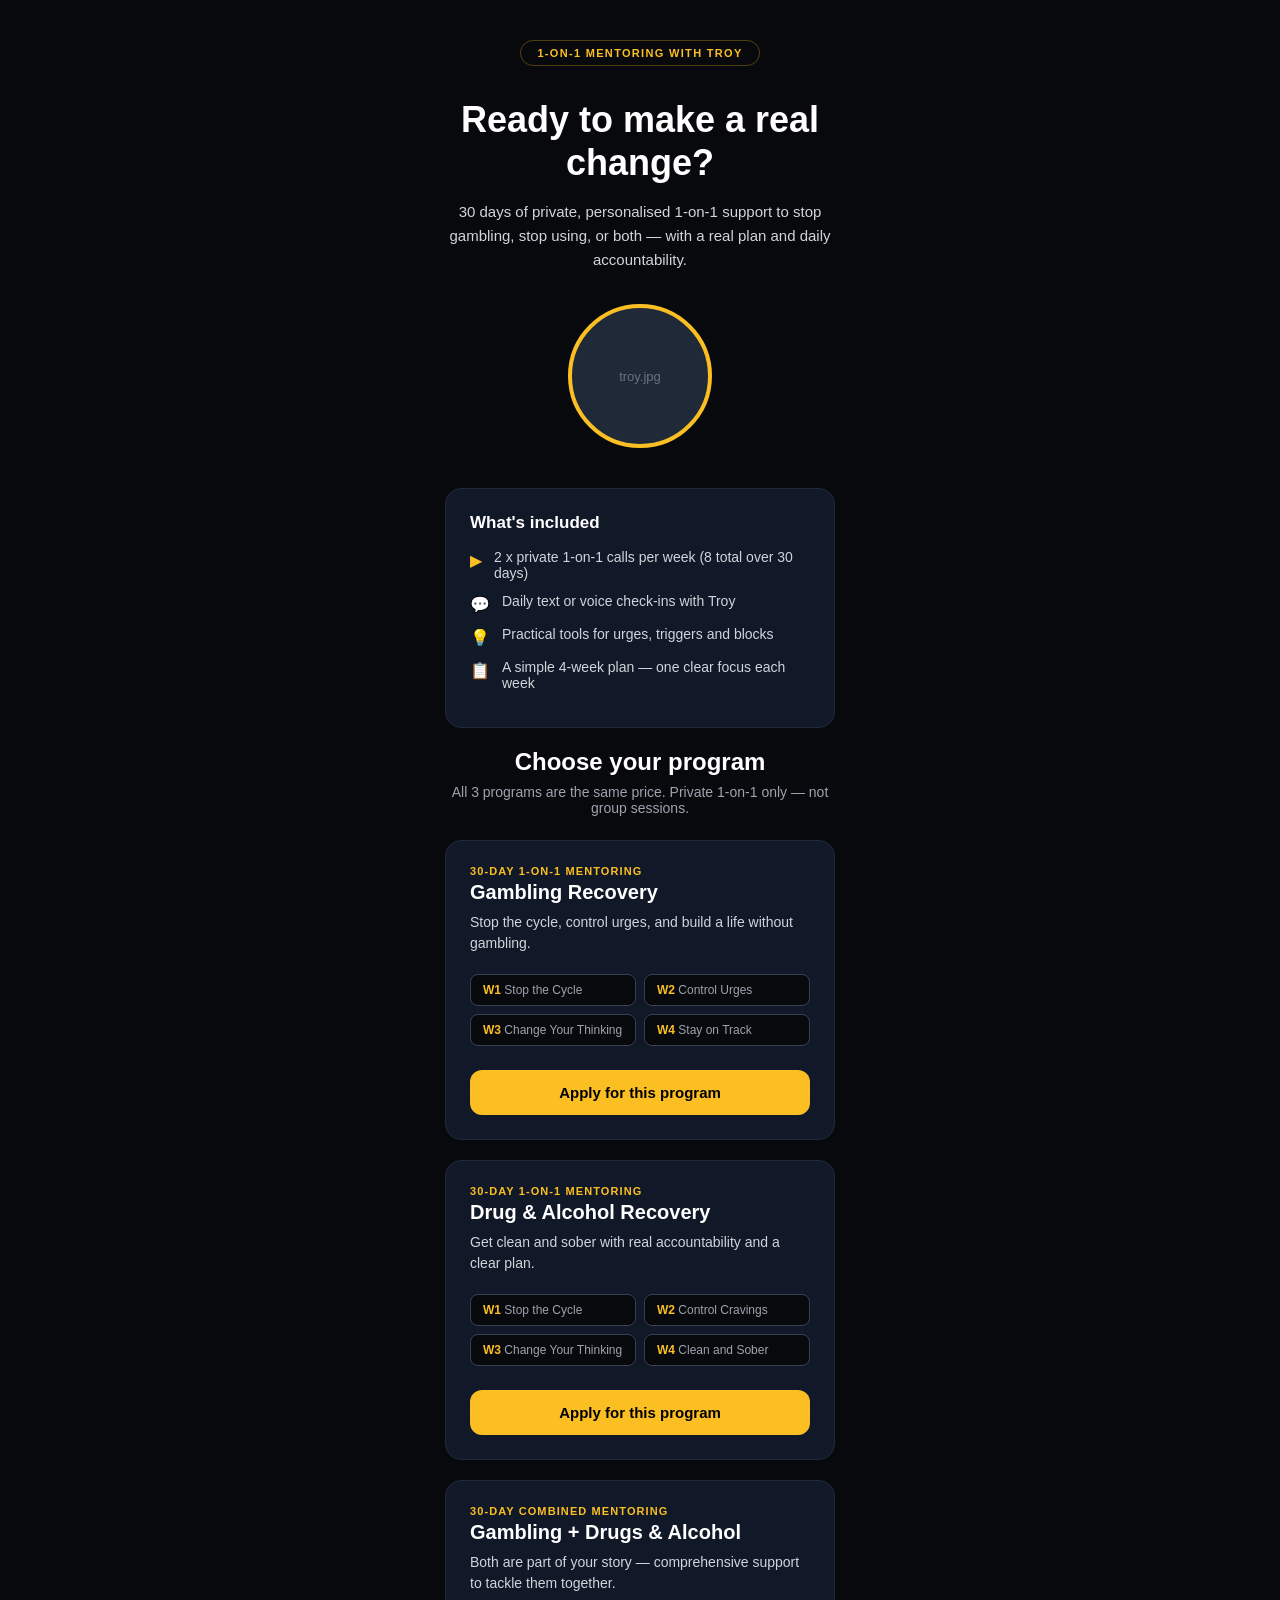
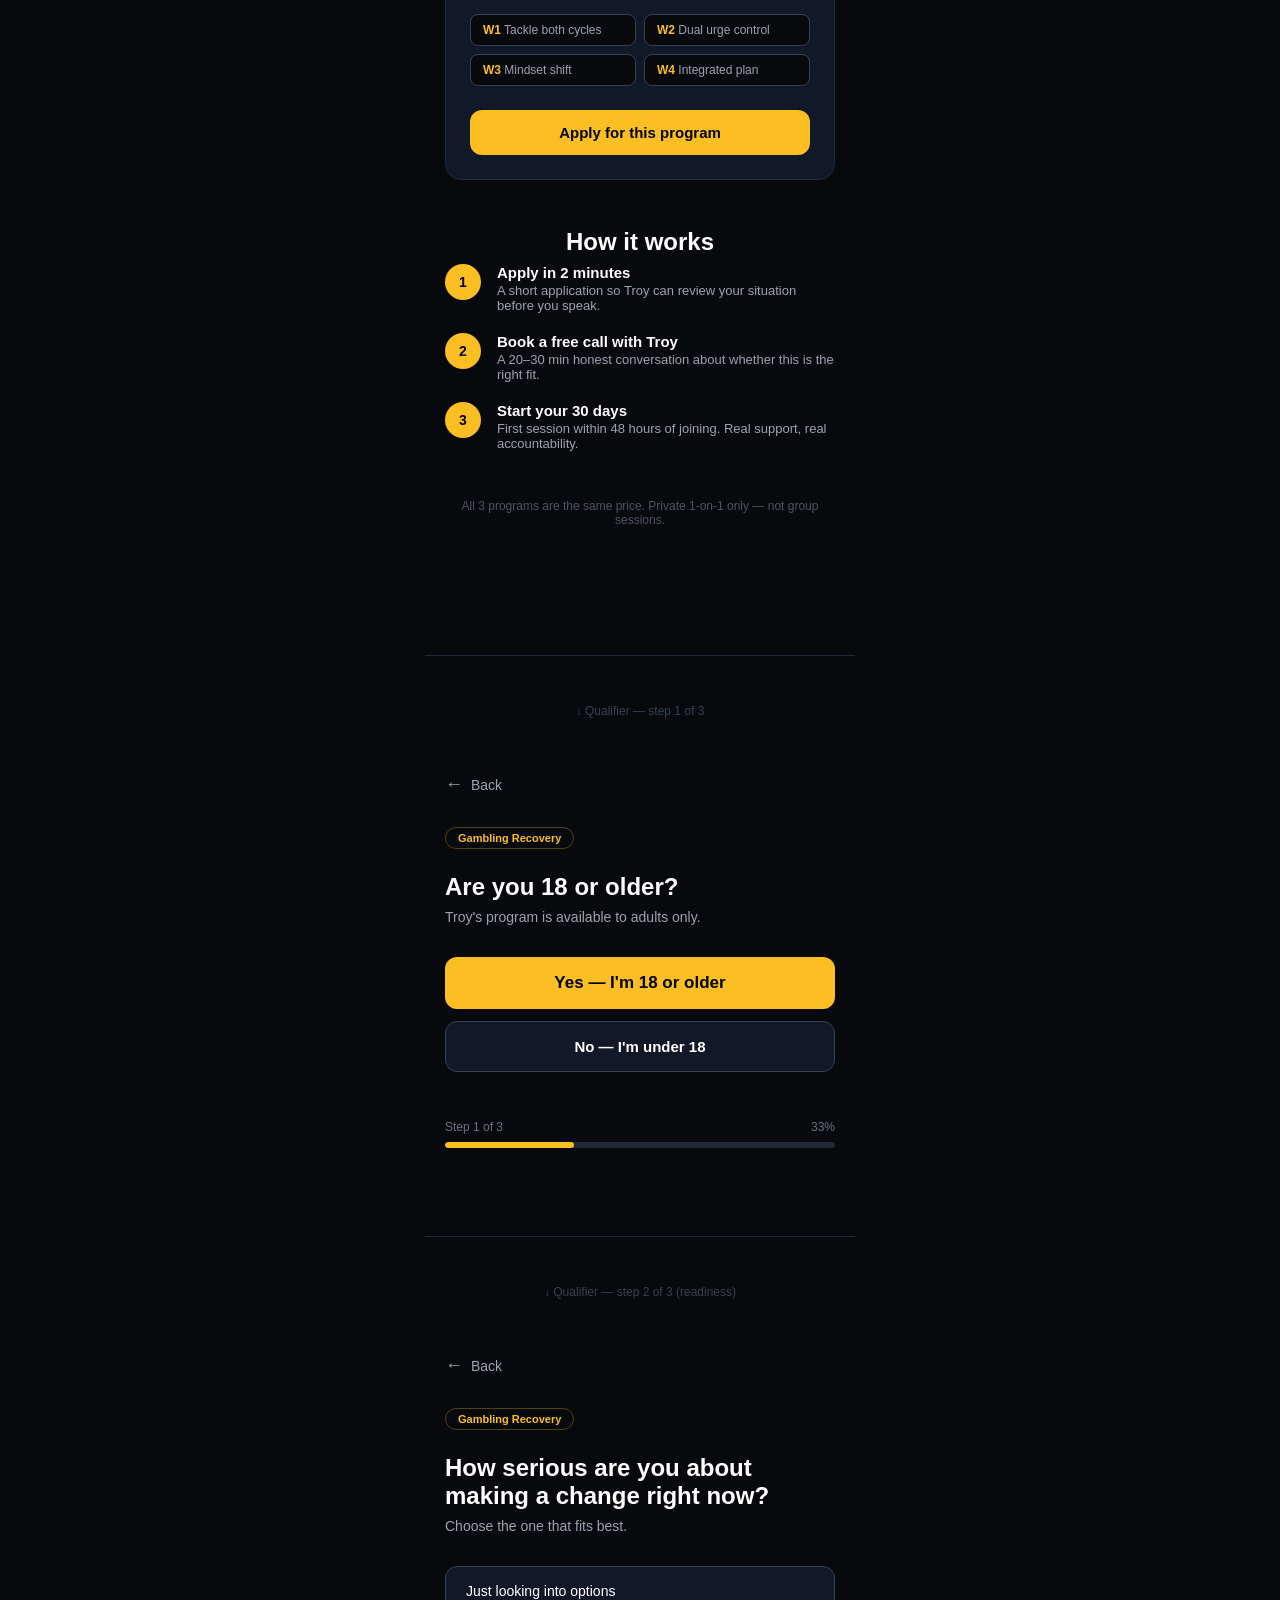
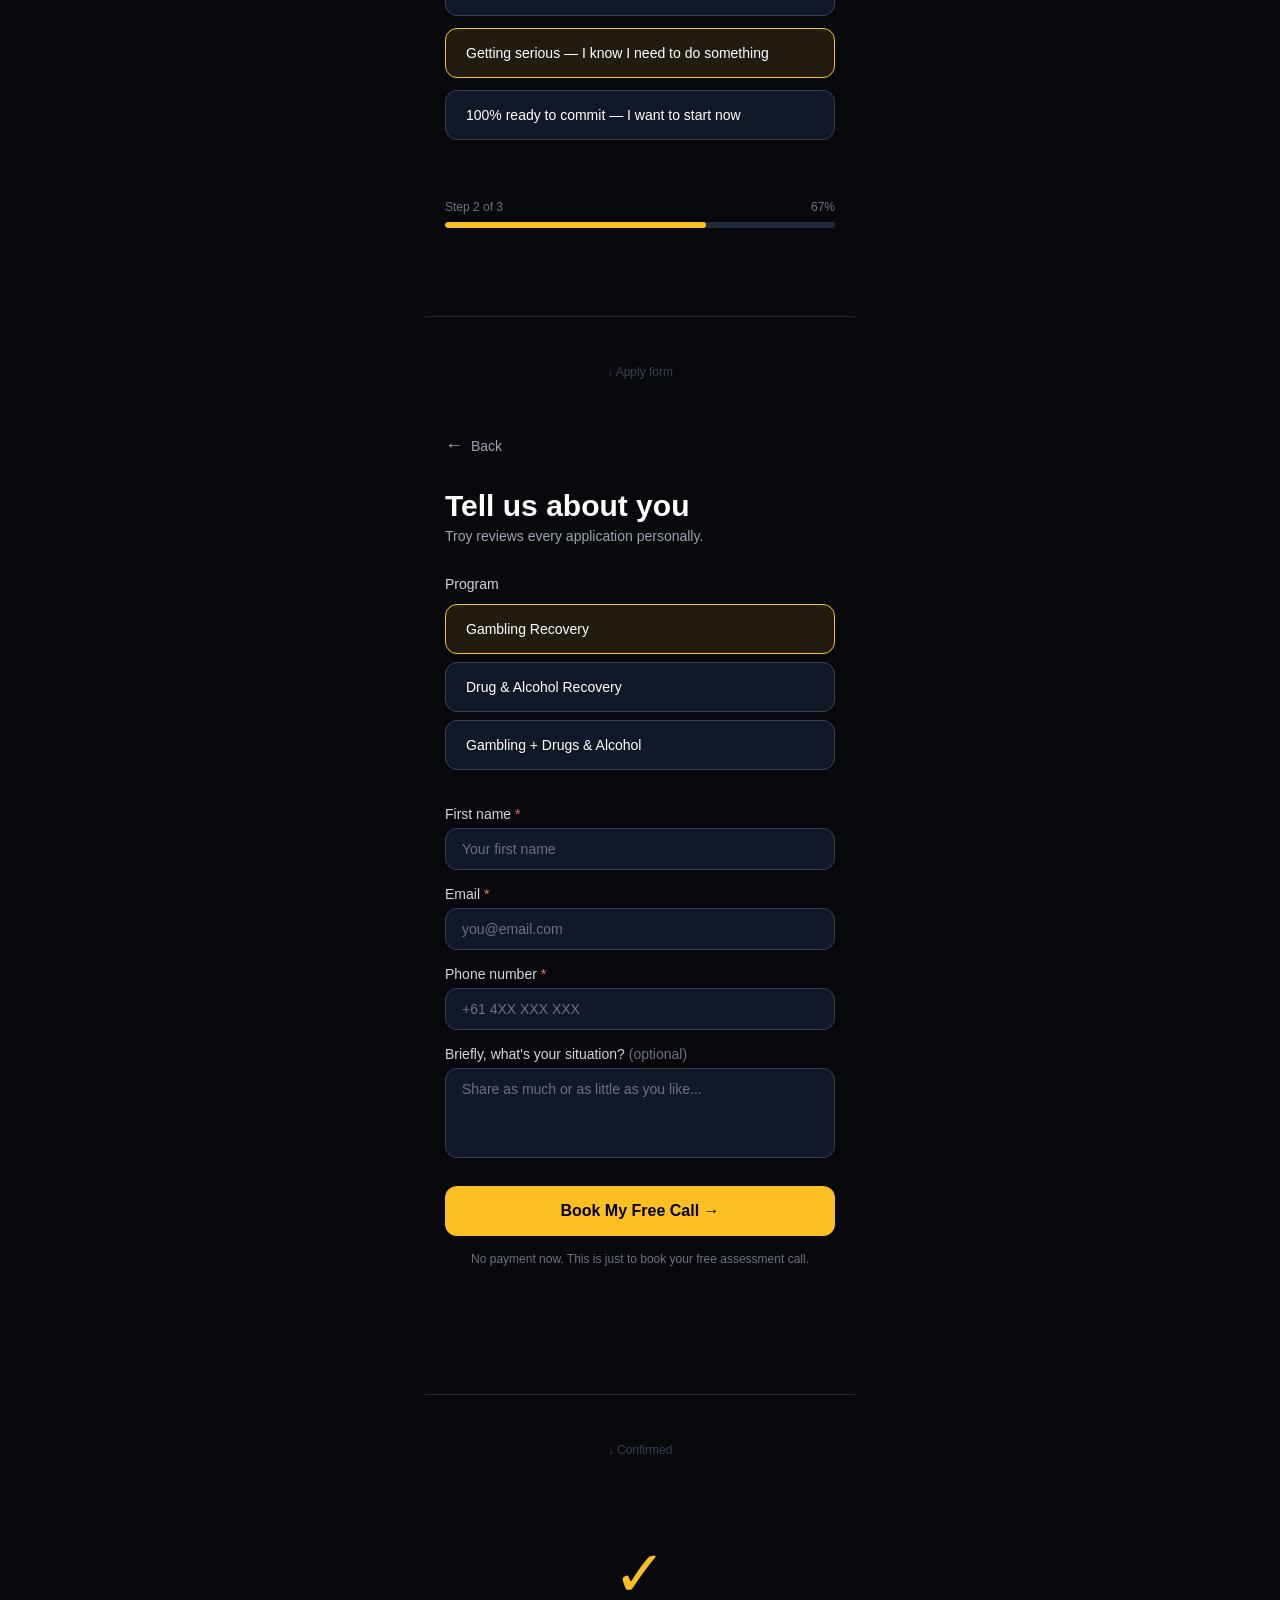
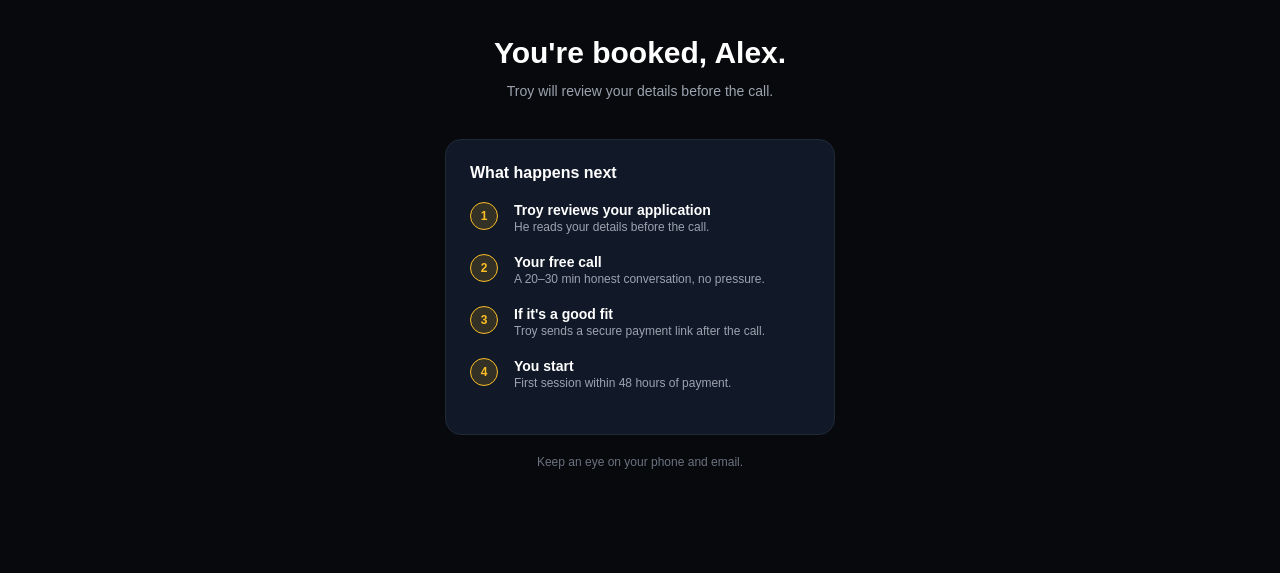
<file: public/preview.html>
<!DOCTYPE html>
<html lang="en">
<head>
<meta charset="UTF-8">
<meta name="viewport" content="width=device-width, initial-scale=1.0">
<title>Troy Mentoring Preview</title>
<style>
  * { box-sizing: border-box; margin: 0; padding: 0; }
  body { background: #08090d; color: #fff; font-family: -apple-system, BlinkMacSystemFont, 'Segoe UI', sans-serif; }
  .page { max-width: 430px; margin: 0 auto; padding: 40px 20px; }

  /* badge */
  .badge-wrap { display: flex; justify-content: center; margin-bottom: 32px; }
  .badge { font-size: 11px; font-weight: 700; letter-spacing: 0.12em; text-transform: uppercase; color: #fbbf24; border: 1px solid rgba(251,191,36,0.3); border-radius: 999px; padding: 6px 16px; }

  /* hero */
  h1 { font-size: 36px; font-weight: 800; text-align: center; line-height: 1.2; margin-bottom: 16px; }
  .subtext { color: #d1d5db; text-align: center; font-size: 15px; line-height: 1.6; margin-bottom: 32px; }

  /* photo */
  .photo-wrap { display: flex; justify-content: center; margin-bottom: 40px; }
  .photo { width: 144px; height: 144px; border-radius: 50%; border: 4px solid #fbbf24; background: #1f2937; display: flex; align-items: center; justify-content: center; color: #6b7280; font-size: 13px; overflow: hidden; }
  .photo img { width: 100%; height: 100%; object-fit: cover; }

  /* cards */
  .card { background: #111827; border: 1px solid #1f2937; border-radius: 16px; padding: 24px; margin-bottom: 20px; }
  .card-label { font-size: 11px; font-weight: 700; color: #fbbf24; text-transform: uppercase; letter-spacing: 0.1em; margin-bottom: 4px; }
  .card h3 { font-size: 20px; font-weight: 800; margin-bottom: 8px; }
  .card p { color: #d1d5db; font-size: 14px; line-height: 1.5; margin-bottom: 20px; }
  .week-grid { display: grid; grid-template-columns: 1fr 1fr; gap: 8px; margin-bottom: 24px; }
  .week-item { background: #08090d; border: 1px solid #374151; border-radius: 8px; padding: 8px 12px; font-size: 12px; color: #9ca3af; }
  .week-item span { color: #fbbf24; font-weight: 700; }
  .btn-primary { width: 100%; background: #fbbf24; color: #000; font-weight: 700; font-size: 15px; border: none; border-radius: 12px; padding: 14px; cursor: pointer; }
  .btn-primary:hover { background: #fcd34d; }

  /* included list */
  .incl-list { list-style: none; }
  .incl-list li { display: flex; gap: 12px; align-items: flex-start; margin-bottom: 12px; color: #d1d5db; font-size: 14px; }
  .amber-icon { color: #fbbf24; flex-shrink: 0; margin-top: 2px; font-size: 16px; }

  /* section titles */
  .section-title { font-size: 24px; font-weight: 800; text-align: center; margin-bottom: 8px; }
  .section-sub { color: #9ca3af; font-size: 14px; text-align: center; margin-bottom: 24px; }

  /* how it works */
  .step { display: flex; gap: 16px; align-items: flex-start; margin-bottom: 20px; }
  .step-num { width: 36px; height: 36px; border-radius: 50%; background: #fbbf24; color: #000; font-weight: 800; font-size: 14px; display: flex; align-items: center; justify-content: center; flex-shrink: 0; }
  .step-title { font-weight: 700; color: #fff; font-size: 15px; }
  .step-desc { color: #9ca3af; font-size: 13px; margin-top: 2px; }

  /* footer note */
  .foot-note { text-align: center; color: #4b5563; font-size: 12px; padding-bottom: 40px; }

  /* divider */
  .divider { border: none; border-top: 1px solid #1f2937; margin: 48px auto; max-width: 430px; }
  .screen-label { text-align: center; color: #374151; font-size: 12px; margin-bottom: 16px; }

  /* qualifier */
  .back-btn { display: flex; align-items: center; gap: 8px; color: #9ca3af; font-size: 14px; margin-bottom: 32px; background: none; border: none; cursor: pointer; }
  .back-arrow { font-size: 18px; }
  .prog-badge { font-size: 11px; font-weight: 700; color: #fbbf24; border: 1px solid rgba(251,191,36,0.3); border-radius: 999px; padding: 4px 12px; display: inline-block; margin-bottom: 24px; }
  .qual-q { font-size: 24px; font-weight: 800; margin-bottom: 8px; }
  .qual-sub { color: #9ca3af; font-size: 14px; margin-bottom: 32px; }
  .option-btn { width: 100%; text-align: left; background: #111827; border: 1px solid #374151; border-radius: 12px; padding: 16px 20px; color: #fff; font-size: 14px; font-weight: 500; margin-bottom: 12px; cursor: pointer; }
  .option-btn.selected { background: rgba(251,191,36,0.1); border-color: #fbbf24; }
  .btn-secondary { width: 100%; background: #111827; border: 1px solid #374151; border-radius: 12px; padding: 16px; color: #fff; font-weight: 600; font-size: 15px; cursor: pointer; }

  /* progress bar */
  .progress-wrap { margin-top: 48px; }
  .progress-labels { display: flex; justify-content: space-between; color: #6b7280; font-size: 12px; margin-bottom: 8px; }
  .progress-track { height: 6px; background: #1f2937; border-radius: 999px; overflow: hidden; }
  .progress-fill { height: 100%; background: #fbbf24; border-radius: 999px; }

  /* apply form */
  .form-label { display: block; font-size: 14px; font-weight: 500; color: #d1d5db; margin-bottom: 6px; }
  .form-label span { color: #f87171; }
  .form-label .opt { color: #6b7280; font-weight: 400; }
  .form-input { width: 100%; background: #111827; border: 1px solid #374151; border-radius: 12px; padding: 12px 16px; color: #fff; font-size: 14px; outline: none; font-family: inherit; }
  .form-input::placeholder { color: #6b7280; }
  .form-group { margin-bottom: 16px; }
  textarea.form-input { resize: none; }
  .foot-small { text-align: center; color: #6b7280; font-size: 12px; margin-top: 16px; padding-bottom: 40px; }

  /* confirmed */
  .confirmed-wrap { text-align: center; padding: 64px 20px; max-width: 430px; margin: 0 auto; }
  .check-icon { font-size: 64px; color: #fbbf24; margin-bottom: 24px; }
  .confirmed-wrap h1 { font-size: 30px; font-weight: 800; margin-bottom: 12px; }
  .confirmed-wrap .sub { color: #9ca3af; font-size: 14px; margin-bottom: 40px; }
  .next-step { display: flex; gap: 16px; align-items: flex-start; margin-bottom: 20px; }
  .step-circle { width: 28px; height: 28px; border-radius: 50%; background: rgba(251,191,36,0.15); border: 1px solid #fbbf24; color: #fbbf24; font-weight: 800; font-size: 12px; display: flex; align-items: center; justify-content: center; flex-shrink: 0; }
  .next-step-title { font-weight: 600; color: #fff; font-size: 14px; }
  .next-step-desc { color: #9ca3af; font-size: 12px; margin-top: 2px; }
</style>
</head>
<body>

<!-- ══════════════ LANDING ══════════════ -->
<div class="page">

  <div class="badge-wrap">
    <span class="badge">1-on-1 Mentoring with Troy</span>
  </div>

  <h1>Ready to make a real change?</h1>
  <p class="subtext">30 days of private, personalised 1-on-1 support to stop gambling, stop using, or both — with a real plan and daily accountability.</p>

  <div class="photo-wrap">
    <div class="photo">troy.jpg</div>
  </div>

  <div class="card">
    <h2 style="font-size:17px;font-weight:700;margin-bottom:16px;">What's included</h2>
    <ul class="incl-list">
      <li><span class="amber-icon">▶</span><span>2 x private 1-on-1 calls per week (8 total over 30 days)</span></li>
      <li><span class="amber-icon">💬</span><span>Daily text or voice check-ins with Troy</span></li>
      <li><span class="amber-icon">💡</span><span>Practical tools for urges, triggers and blocks</span></li>
      <li><span class="amber-icon">📋</span><span>A simple 4-week plan — one clear focus each week</span></li>
    </ul>
  </div>

  <h2 class="section-title">Choose your program</h2>
  <p class="section-sub">All 3 programs are the same price. Private 1-on-1 only — not group sessions.</p>

  <!-- Program 1 -->
  <div class="card">
    <div class="card-label">30-Day 1-on-1 Mentoring</div>
    <h3>Gambling Recovery</h3>
    <p>Stop the cycle, control urges, and build a life without gambling.</p>
    <div class="week-grid">
      <div class="week-item"><span>W1</span> Stop the Cycle</div>
      <div class="week-item"><span>W2</span> Control Urges</div>
      <div class="week-item"><span>W3</span> Change Your Thinking</div>
      <div class="week-item"><span>W4</span> Stay on Track</div>
    </div>
    <button class="btn-primary">Apply for this program</button>
  </div>

  <!-- Program 2 -->
  <div class="card">
    <div class="card-label">30-Day 1-on-1 Mentoring</div>
    <h3>Drug &amp; Alcohol Recovery</h3>
    <p>Get clean and sober with real accountability and a clear plan.</p>
    <div class="week-grid">
      <div class="week-item"><span>W1</span> Stop the Cycle</div>
      <div class="week-item"><span>W2</span> Control Cravings</div>
      <div class="week-item"><span>W3</span> Change Your Thinking</div>
      <div class="week-item"><span>W4</span> Clean and Sober</div>
    </div>
    <button class="btn-primary">Apply for this program</button>
  </div>

  <!-- Program 3 -->
  <div class="card">
    <div class="card-label">30-Day Combined Mentoring</div>
    <h3>Gambling + Drugs &amp; Alcohol</h3>
    <p>Both are part of your story — comprehensive support to tackle them together.</p>
    <div class="week-grid">
      <div class="week-item"><span>W1</span> Tackle both cycles</div>
      <div class="week-item"><span>W2</span> Dual urge control</div>
      <div class="week-item"><span>W3</span> Mindset shift</div>
      <div class="week-item"><span>W4</span> Integrated plan</div>
    </div>
    <button class="btn-primary">Apply for this program</button>
  </div>

  <h2 class="section-title" style="margin-top:48px;">How it works</h2>
  <div style="margin-bottom:48px;">
    <div class="step"><div class="step-num">1</div><div><div class="step-title">Apply in 2 minutes</div><div class="step-desc">A short application so Troy can review your situation before you speak.</div></div></div>
    <div class="step"><div class="step-num">2</div><div><div class="step-title">Book a free call with Troy</div><div class="step-desc">A 20–30 min honest conversation about whether this is the right fit.</div></div></div>
    <div class="step"><div class="step-num">3</div><div><div class="step-title">Start your 30 days</div><div class="step-desc">First session within 48 hours of joining. Real support, real accountability.</div></div></div>
  </div>

  <p class="foot-note">All 3 programs are the same price. Private 1-on-1 only — not group sessions.</p>
</div>

<hr class="divider">
<p class="screen-label">↓ Qualifier — step 1 of 3</p>

<!-- ══════════════ QUALIFIER ══════════════ -->
<div class="page">
  <button class="back-btn"><span class="back-arrow">←</span> Back</button>
  <span class="prog-badge">Gambling Recovery</span>
  <h2 class="qual-q">Are you 18 or older?</h2>
  <p class="qual-sub">Troy's program is available to adults only.</p>
  <button class="btn-primary" style="margin-bottom:12px;font-size:17px;padding:16px;">Yes — I'm 18 or older</button>
  <button class="btn-secondary">No — I'm under 18</button>
  <div class="progress-wrap">
    <div class="progress-labels"><span>Step 1 of 3</span><span>33%</span></div>
    <div class="progress-track"><div class="progress-fill" style="width:33%"></div></div>
  </div>
</div>

<hr class="divider">
<p class="screen-label">↓ Qualifier — step 2 of 3 (readiness)</p>

<!-- QUALIFIER STEP 2 -->
<div class="page">
  <button class="back-btn"><span class="back-arrow">←</span> Back</button>
  <span class="prog-badge">Gambling Recovery</span>
  <h2 class="qual-q">How serious are you about making a change right now?</h2>
  <p class="qual-sub">Choose the one that fits best.</p>
  <button class="option-btn">Just looking into options</button>
  <button class="option-btn selected">Getting serious — I know I need to do something</button>
  <button class="option-btn">100% ready to commit — I want to start now</button>
  <div class="progress-wrap">
    <div class="progress-labels"><span>Step 2 of 3</span><span>67%</span></div>
    <div class="progress-track"><div class="progress-fill" style="width:67%"></div></div>
  </div>
</div>

<hr class="divider">
<p class="screen-label">↓ Apply form</p>

<!-- ══════════════ APPLY ══════════════ -->
<div class="page">
  <button class="back-btn"><span class="back-arrow">←</span> Back</button>
  <h1 style="font-size:30px;text-align:left;margin-bottom:4px;">Tell us about you</h1>
  <p style="color:#9ca3af;font-size:14px;margin-bottom:32px;">Troy reviews every application personally.</p>

  <label class="form-label" style="margin-bottom:12px;">Program</label>
  <div style="margin-bottom:24px;">
    <button class="option-btn selected" style="margin-bottom:8px;border-radius:12px;">Gambling Recovery</button>
    <button class="option-btn" style="margin-bottom:8px;border-radius:12px;">Drug &amp; Alcohol Recovery</button>
    <button class="option-btn" style="border-radius:12px;">Gambling + Drugs &amp; Alcohol</button>
  </div>

  <div class="form-group">
    <label class="form-label">First name <span>*</span></label>
    <input class="form-input" type="text" placeholder="Your first name">
  </div>
  <div class="form-group">
    <label class="form-label">Email <span>*</span></label>
    <input class="form-input" type="email" placeholder="you@email.com">
  </div>
  <div class="form-group">
    <label class="form-label">Phone number <span>*</span></label>
    <input class="form-input" type="tel" placeholder="+61 4XX XXX XXX">
  </div>
  <div class="form-group">
    <label class="form-label">Briefly, what's your situation? <span class="opt">(optional)</span></label>
    <textarea class="form-input" rows="4" placeholder="Share as much or as little as you like..."></textarea>
  </div>

  <button class="btn-primary" style="font-size:16px;padding:16px;margin-top:8px;">Book My Free Call →</button>
  <p class="foot-small">No payment now. This is just to book your free assessment call.</p>
</div>

<hr class="divider">
<p class="screen-label">↓ Confirmed</p>

<!-- ══════════════ CONFIRMED ══════════════ -->
<div class="confirmed-wrap">
  <div class="check-icon">✓</div>
  <h1>You're booked, Alex.</h1>
  <p class="sub">Troy will review your details before the call.</p>
  <div class="card" style="text-align:left;">
    <h2 style="font-weight:700;font-size:16px;margin-bottom:20px;">What happens next</h2>
    <div class="next-step"><div class="step-circle">1</div><div><div class="next-step-title">Troy reviews your application</div><div class="next-step-desc">He reads your details before the call.</div></div></div>
    <div class="next-step"><div class="step-circle">2</div><div><div class="next-step-title">Your free call</div><div class="next-step-desc">A 20–30 min honest conversation, no pressure.</div></div></div>
    <div class="next-step"><div class="step-circle">3</div><div><div class="next-step-title">If it's a good fit</div><div class="next-step-desc">Troy sends a secure payment link after the call.</div></div></div>
    <div class="next-step"><div class="step-circle">4</div><div><div class="next-step-title">You start</div><div class="next-step-desc">First session within 48 hours of payment.</div></div></div>
  </div>
  <p style="color:#6b7280;font-size:12px;padding-bottom:40px;">Keep an eye on your phone and email.</p>
</div>

</body>
</html>
</file>
